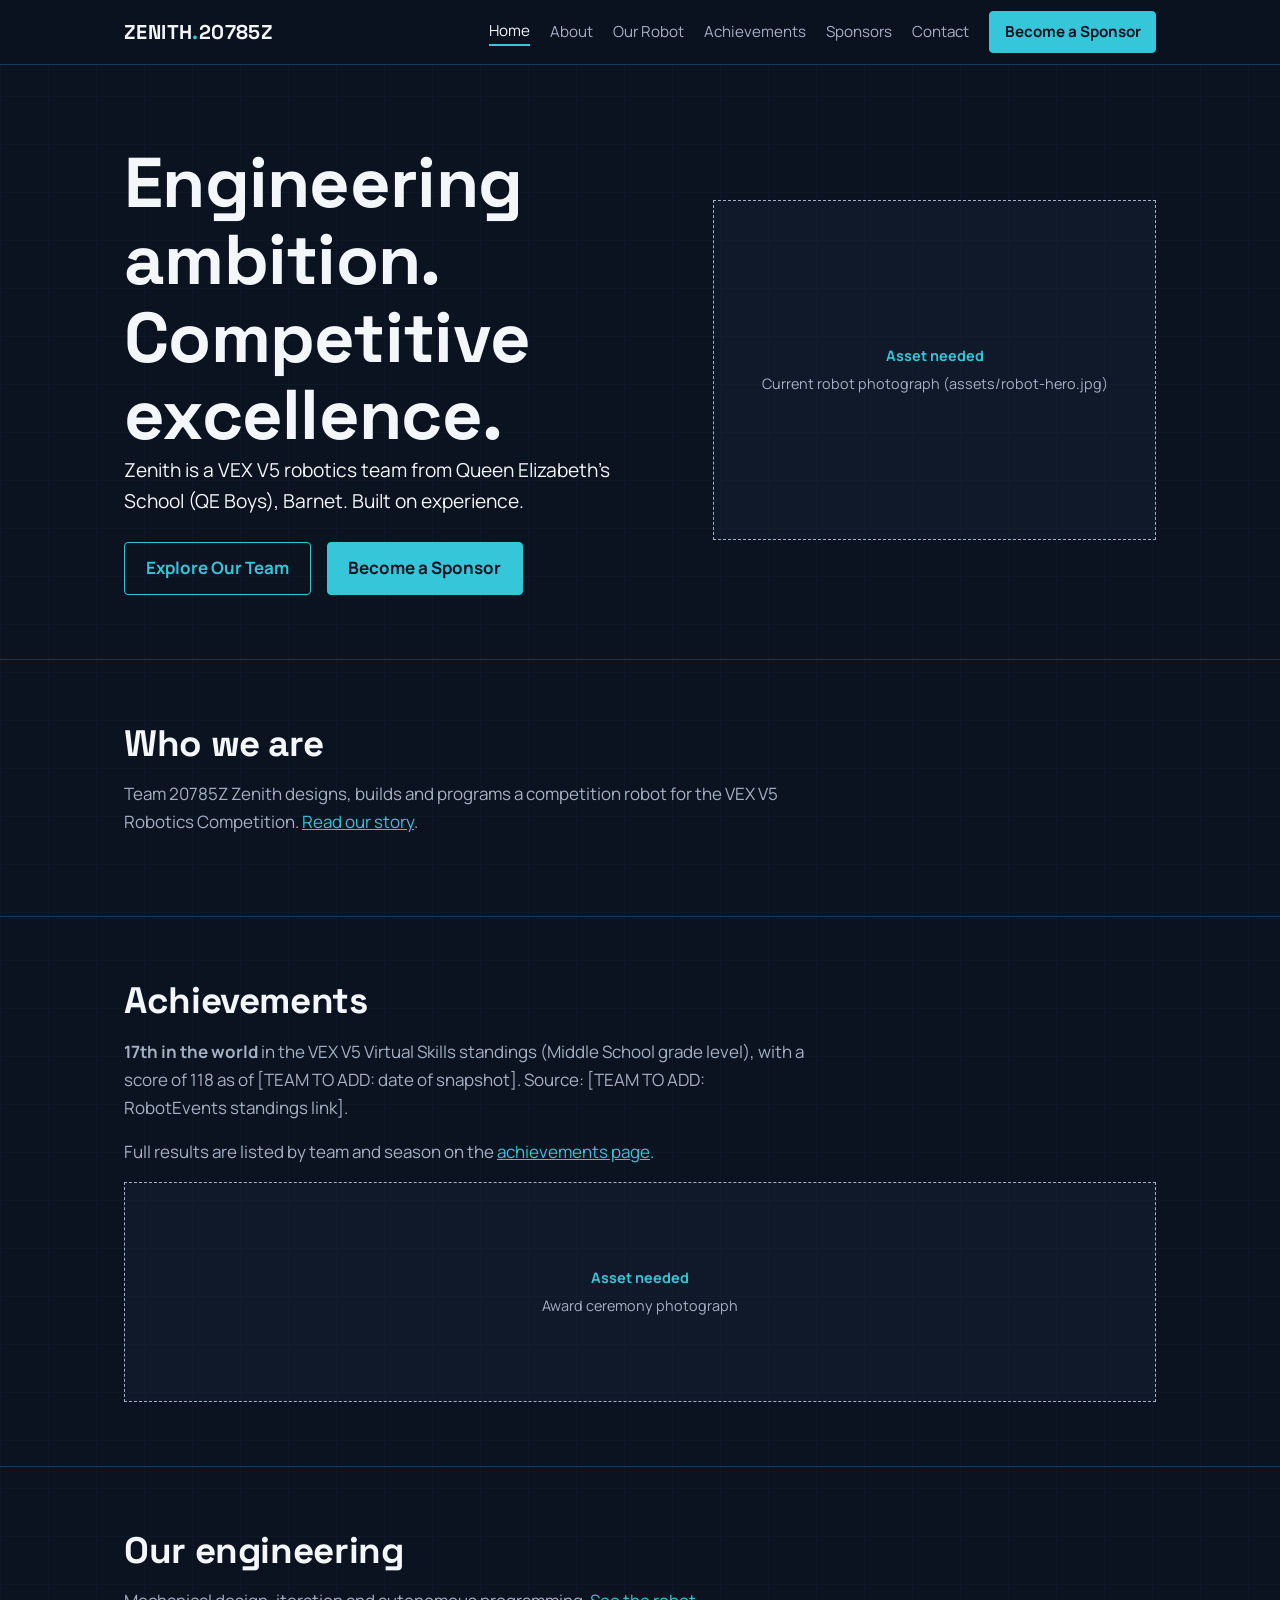
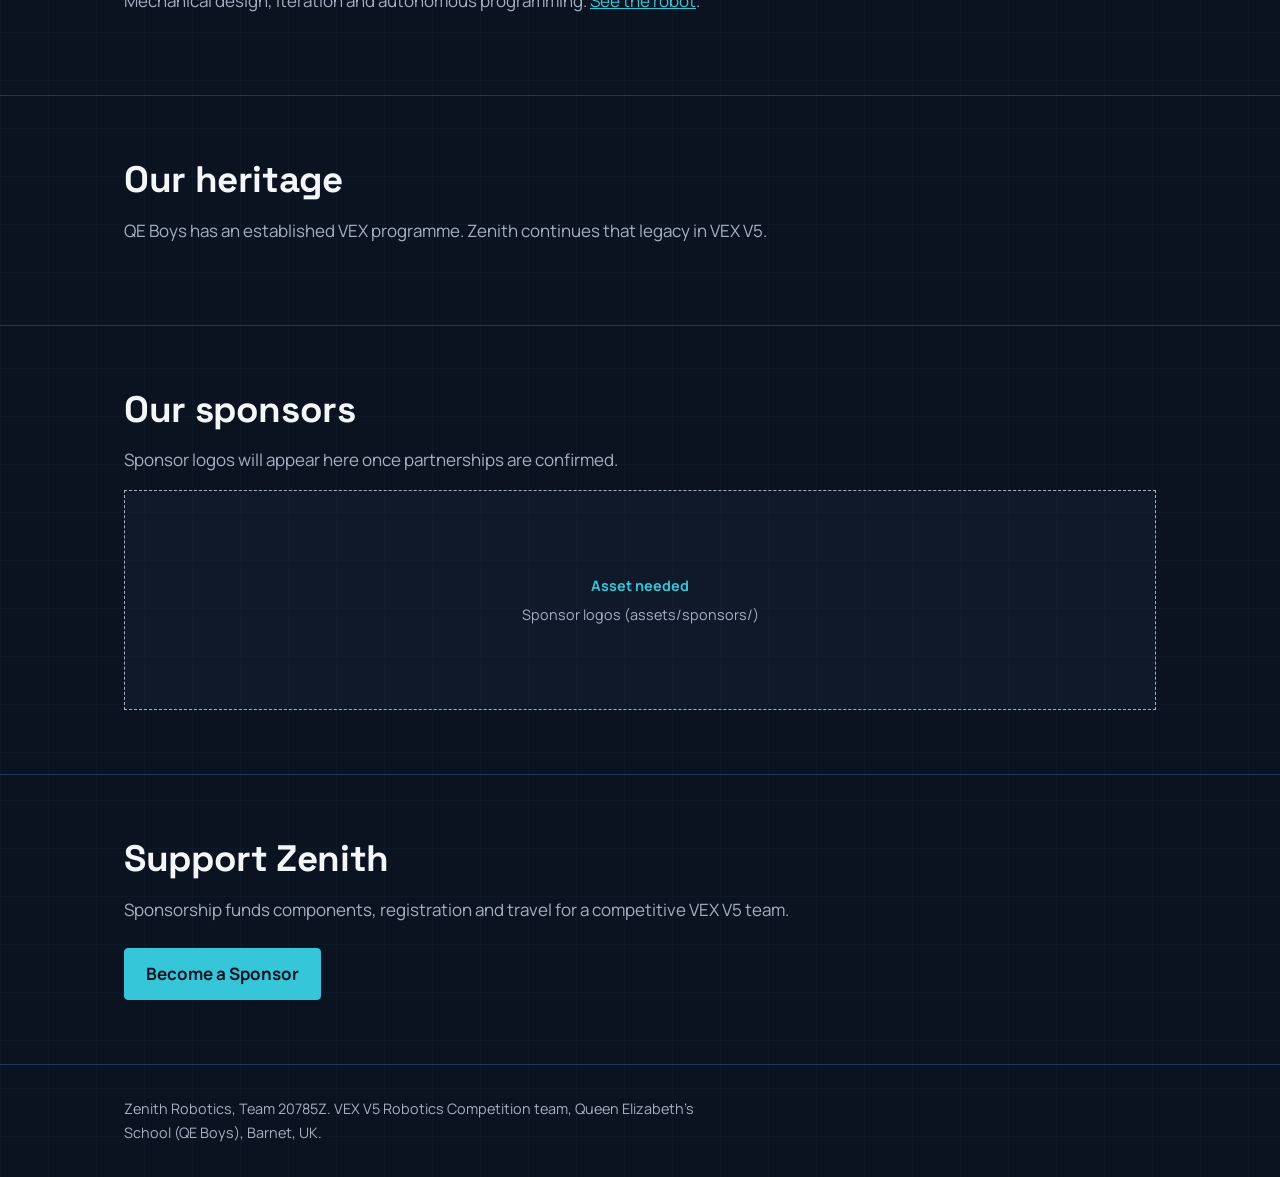
<file: index.html>
<!doctype html><html lang="en"><head><meta charset="utf-8"><meta name="viewport" content="width=device-width,initial-scale=1"><title>Home | Zenith Robotics 20785Z</title><meta name="description" content="Zenith (20785Z) is a VEX V5 robotics team from QE Boys, Barnet, seeking sponsors and partners."><link rel="preconnect" href="https://fonts.googleapis.com"><link rel="preconnect" href="https://fonts.gstatic.com" crossorigin><link href="https://fonts.googleapis.com/css2?family=Manrope:wght@400;700&family=Space+Grotesk:wght@500;700&display=swap" rel="stylesheet"><link rel="stylesheet" href="style.css"></head><body><header><div class="wrap"><a class="logo" href="index.html">ZENITH<b>.</b>20785Z</a><button id="t" aria-expanded="false" aria-controls="nav">Menu</button><nav id="nav" aria-label="Main"><a href="index.html" aria-current="page">Home</a><a href="about.html">About</a><a href="robot.html">Our Robot</a><a href="achievements.html">Achievements</a><a href="sponsors.html">Sponsors</a><a href="contact.html">Contact</a><a class="btn" href="sponsors.html#enquire">Become a Sponsor</a></nav></div></header><main><section class="hero"><div class="wrap row"><div><h1>Engineering ambition. Competitive excellence.</h1><p class="lead">Zenith is a VEX V5 robotics team from Queen Elizabeth's School (QE Boys), Barnet. Built on experience.</p><div class="cta"><a class="btn" href="about.html">Explore Our Team</a><a class="btn fill" href="sponsors.html#enquire">Become a Sponsor</a></div></div><div class="ph" role="img" aria-label="Placeholder image: Current robot photograph (assets/robot-hero.jpg)"><span>Asset needed</span>Current robot photograph (assets/robot-hero.jpg)</div></div></section>
<section class="rv"><div class="wrap"><h2>Who we are</h2><p>Team 20785Z Zenith designs, builds and programs a competition robot for the VEX V5 Robotics Competition. <a href='about.html'>Read our story</a>.</p></div></section>
<section class="rv"><div class="wrap"><h2>Achievements</h2><p><strong>17th in the world</strong> in the VEX V5 Virtual Skills standings (Middle School grade level), with a score of 118 as of [TEAM TO ADD: date of snapshot]. Source: [TEAM TO ADD: RobotEvents standings link].</p><p>Full results are listed by team and season on the <a href='achievements.html'>achievements page</a>.</p><div class="ph" role="img" aria-label="Placeholder image: Award ceremony photograph"><span>Asset needed</span>Award ceremony photograph</div></div></section>
<section class="rv"><div class="wrap"><h2>Our engineering</h2><p>Mechanical design, iteration and autonomous programming. <a href='robot.html'>See the robot</a>.</p></div></section>
<section class="rv"><div class="wrap"><h2>Our heritage</h2><p>QE Boys has an established VEX programme. Zenith continues that legacy in VEX V5.</p></div></section>
<section class="rv"><div class="wrap"><h2>Our sponsors</h2><p>Sponsor logos will appear here once partnerships are confirmed.</p><div class="ph" role="img" aria-label="Placeholder image: Sponsor logos (assets/sponsors/)"><span>Asset needed</span>Sponsor logos (assets/sponsors/)</div></div></section>
<section class="rv"><div class="wrap"><h2>Support Zenith</h2><p>Sponsorship funds components, registration and travel for a competitive VEX V5 team.</p><div class="cta"><a class="btn fill" href="sponsors.html#enquire">Become a Sponsor</a></div></div></section></main><footer><div class="wrap"><p>Zenith Robotics, Team 20785Z. VEX V5 Robotics Competition team, Queen Elizabeth's School (QE Boys), Barnet, UK.</p></div></footer><script src="main.js"></script></body></html>
</file>
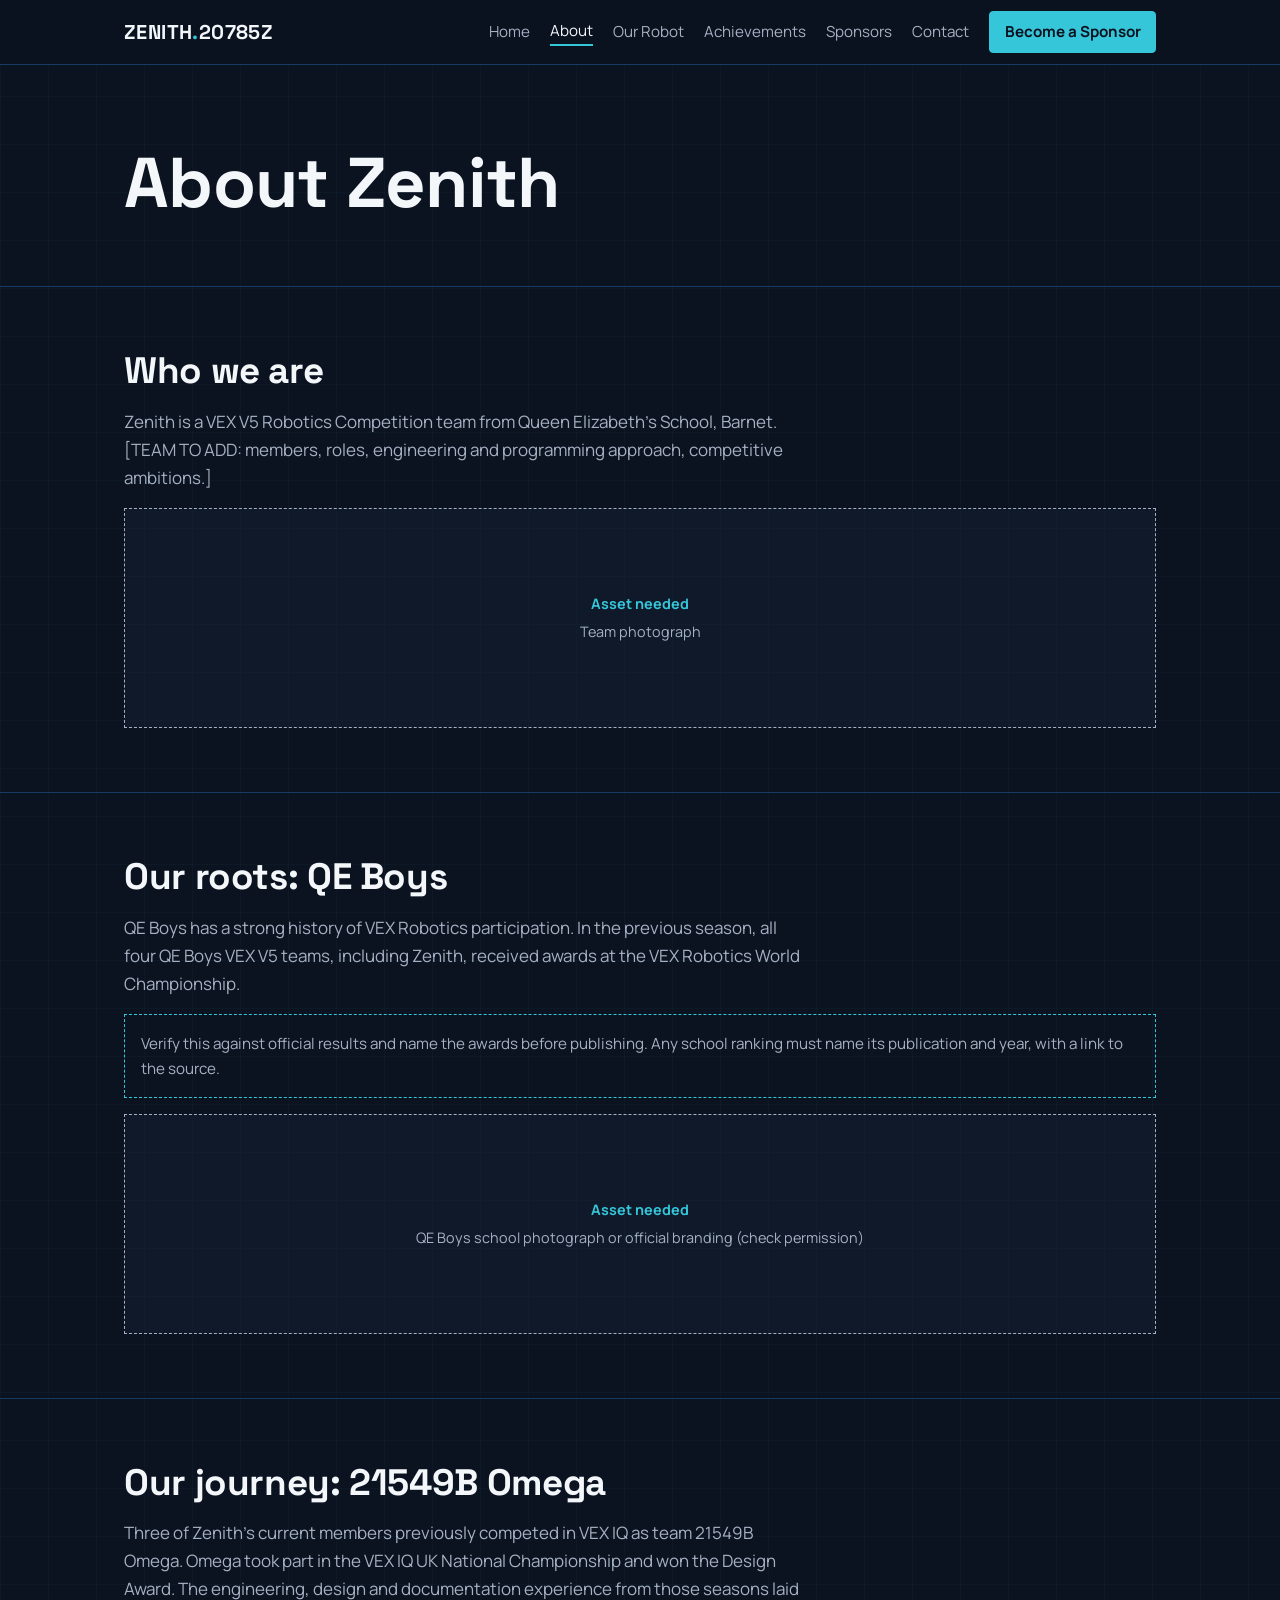
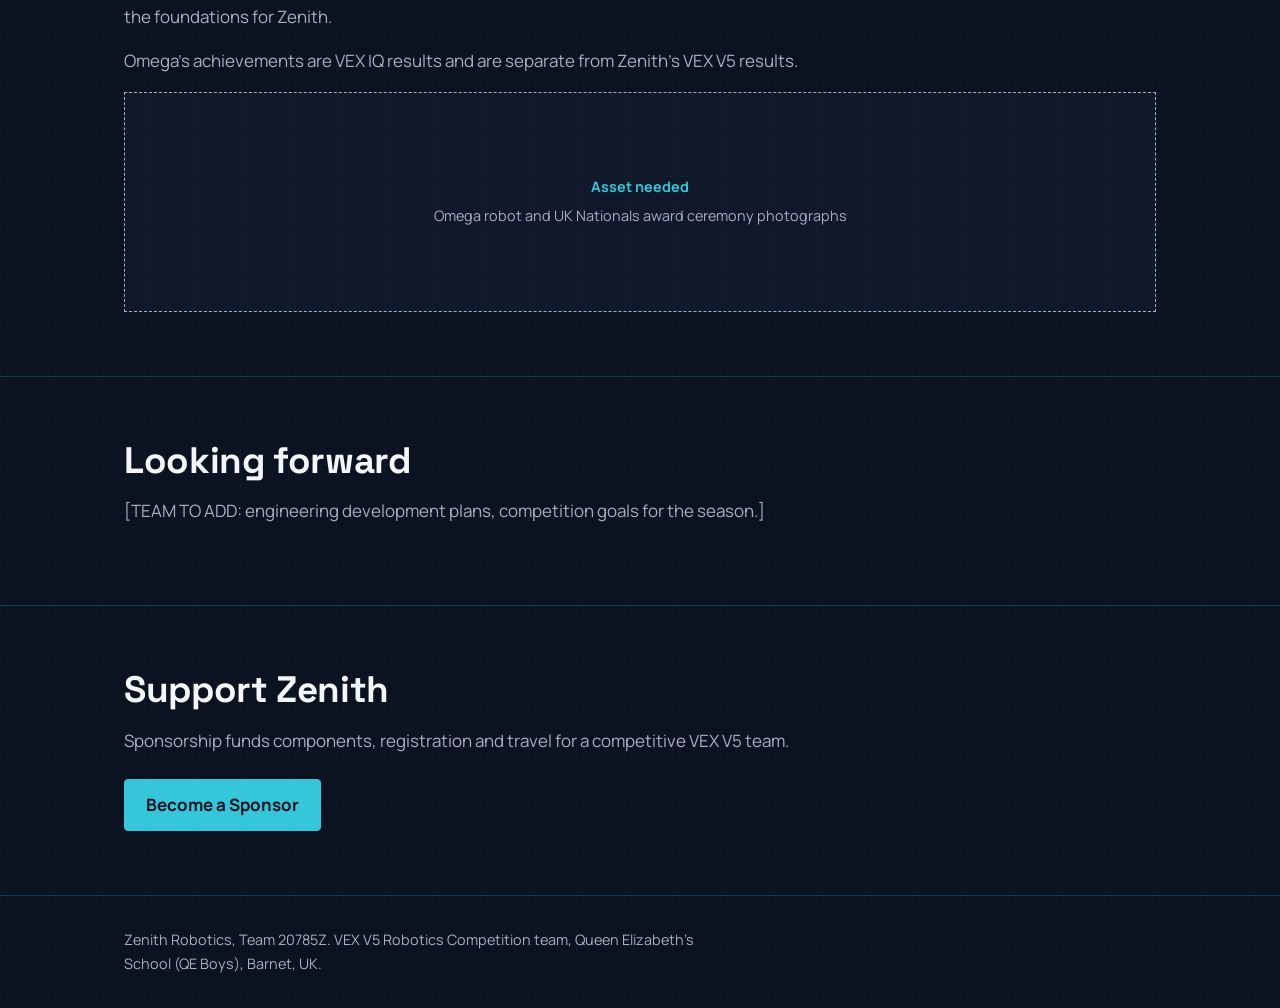
<file: about.html>
<!doctype html><html lang="en"><head><meta charset="utf-8"><meta name="viewport" content="width=device-width,initial-scale=1"><title>About | Zenith Robotics 20785Z</title><meta name="description" content="The story of Zenith 20785Z: our team and our QE Boys roots."><link rel="preconnect" href="https://fonts.googleapis.com"><link rel="preconnect" href="https://fonts.gstatic.com" crossorigin><link href="https://fonts.googleapis.com/css2?family=Manrope:wght@400;700&family=Space+Grotesk:wght@500;700&display=swap" rel="stylesheet"><link rel="stylesheet" href="style.css"></head><body><header><div class="wrap"><a class="logo" href="index.html">ZENITH<b>.</b>20785Z</a><button id="t" aria-expanded="false" aria-controls="nav">Menu</button><nav id="nav" aria-label="Main"><a href="index.html">Home</a><a href="about.html" aria-current="page">About</a><a href="robot.html">Our Robot</a><a href="achievements.html">Achievements</a><a href="sponsors.html">Sponsors</a><a href="contact.html">Contact</a><a class="btn" href="sponsors.html#enquire">Become a Sponsor</a></nav></div></header><main><section class="hero"><div class="wrap"><h1>About Zenith</h1></div></section>
<section class="rv"><div class="wrap"><h2>Who we are</h2><p>Zenith is a VEX V5 Robotics Competition team from Queen Elizabeth's School, Barnet. [TEAM TO ADD: members, roles, engineering and programming approach, competitive ambitions.]</p><div class="ph" role="img" aria-label="Placeholder image: Team photograph"><span>Asset needed</span>Team photograph</div></div></section>
<section class="rv"><div class="wrap"><h2>Our roots: QE Boys</h2><p>QE Boys has a strong history of VEX Robotics participation. In the previous season, all four QE Boys VEX V5 teams, including Zenith, received awards at the VEX Robotics World Championship.</p><div class='note'>Verify this against official results and name the awards before publishing. Any school ranking must name its publication and year, with a link to the source.</div><div class="ph" role="img" aria-label="Placeholder image: QE Boys school photograph or official branding (check permission)"><span>Asset needed</span>QE Boys school photograph or official branding (check permission)</div></div></section>
<section class="rv"><div class="wrap"><h2>Our journey: 21549B Omega</h2><p>Three of Zenith's current members previously competed in VEX IQ as team 21549B Omega. Omega took part in the VEX IQ UK National Championship and won the Design Award. The engineering, design and documentation experience from those seasons laid the foundations for Zenith.</p><p>Omega's achievements are VEX IQ results and are separate from Zenith's VEX V5 results.</p><div class="ph" role="img" aria-label="Placeholder image: Omega robot and UK Nationals award ceremony photographs"><span>Asset needed</span>Omega robot and UK Nationals award ceremony photographs</div></div></section>
<section class="rv"><div class="wrap"><h2>Looking forward</h2><p>[TEAM TO ADD: engineering development plans, competition goals for the season.]</p></div></section>
<section class="rv"><div class="wrap"><h2>Support Zenith</h2><p>Sponsorship funds components, registration and travel for a competitive VEX V5 team.</p><div class="cta"><a class="btn fill" href="sponsors.html#enquire">Become a Sponsor</a></div></div></section></main><footer><div class="wrap"><p>Zenith Robotics, Team 20785Z. VEX V5 Robotics Competition team, Queen Elizabeth's School (QE Boys), Barnet, UK.</p></div></footer><script src="main.js"></script></body></html>
</file>
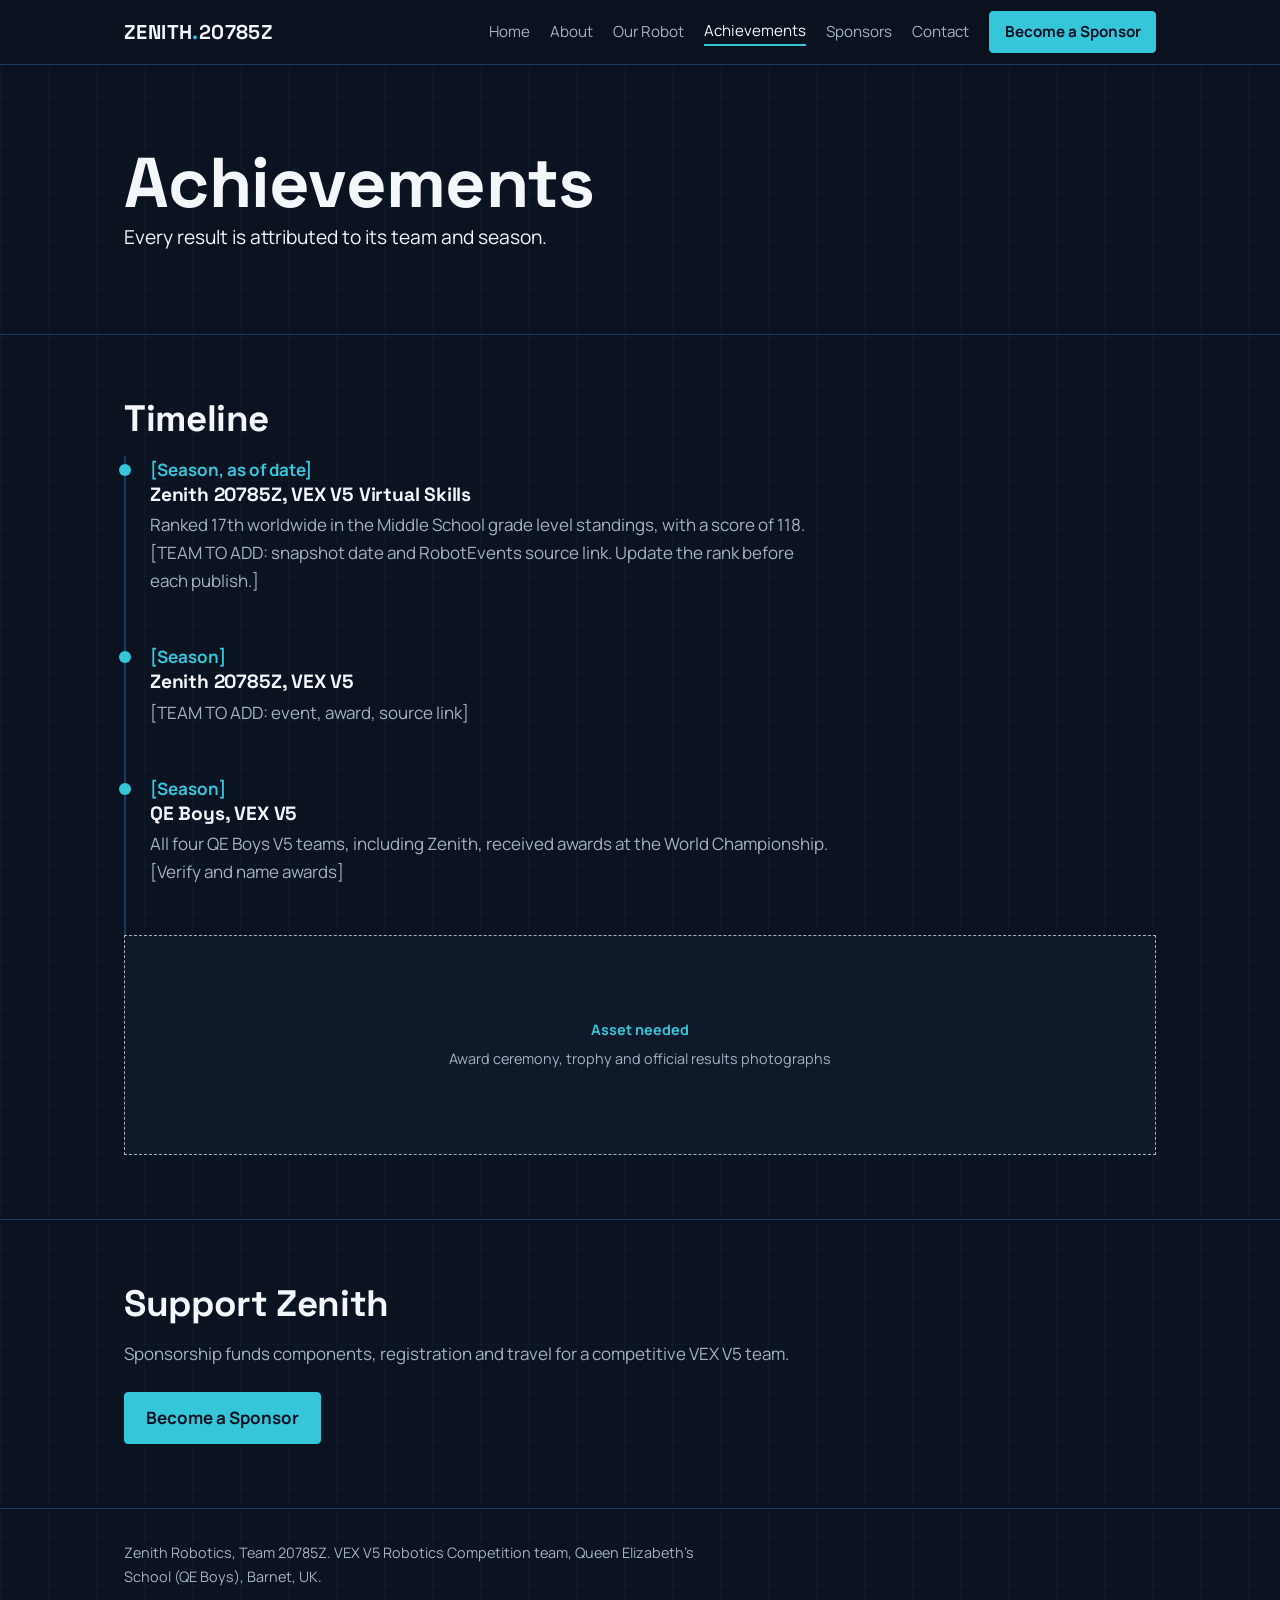
<file: achievements.html>
<!doctype html><html lang="en"><head><meta charset="utf-8"><meta name="viewport" content="width=device-width,initial-scale=1"><title>Achievements | Zenith Robotics 20785Z</title><meta name="description" content="Zenith and QE Boys VEX competition results, by team and season."><link rel="preconnect" href="https://fonts.googleapis.com"><link rel="preconnect" href="https://fonts.gstatic.com" crossorigin><link href="https://fonts.googleapis.com/css2?family=Manrope:wght@400;700&family=Space+Grotesk:wght@500;700&display=swap" rel="stylesheet"><link rel="stylesheet" href="style.css"></head><body><header><div class="wrap"><a class="logo" href="index.html">ZENITH<b>.</b>20785Z</a><button id="t" aria-expanded="false" aria-controls="nav">Menu</button><nav id="nav" aria-label="Main"><a href="index.html">Home</a><a href="about.html">About</a><a href="robot.html">Our Robot</a><a href="achievements.html" aria-current="page">Achievements</a><a href="sponsors.html">Sponsors</a><a href="contact.html">Contact</a><a class="btn" href="sponsors.html#enquire">Become a Sponsor</a></nav></div></header><main><section class="hero"><div class="wrap"><h1>Achievements</h1><p class="lead">Every result is attributed to its team and season.</p></div></section>
<section class="rv"><div class="wrap"><h2>Timeline</h2><ol class="tl"><li><time>[Season, as of date]</time><h3>Zenith 20785Z, VEX V5 Virtual Skills</h3><p>Ranked 17th worldwide in the Middle School grade level standings, with a score of 118. [TEAM TO ADD: snapshot date and RobotEvents source link. Update the rank before each publish.]</p></li><li><time>[Season]</time><h3>Zenith 20785Z, VEX V5</h3><p>[TEAM TO ADD: event, award, source link]</p></li><li><time>[Season]</time><h3>QE Boys, VEX V5</h3><p>All four QE Boys V5 teams, including Zenith, received awards at the World Championship. [Verify and name awards]</p></li></ol><div class="ph" role="img" aria-label="Placeholder image: Award ceremony, trophy and official results photographs"><span>Asset needed</span>Award ceremony, trophy and official results photographs</div></div></section>
<section class="rv"><div class="wrap"><h2>Support Zenith</h2><p>Sponsorship funds components, registration and travel for a competitive VEX V5 team.</p><div class="cta"><a class="btn fill" href="sponsors.html#enquire">Become a Sponsor</a></div></div></section></main><footer><div class="wrap"><p>Zenith Robotics, Team 20785Z. VEX V5 Robotics Competition team, Queen Elizabeth's School (QE Boys), Barnet, UK.</p></div></footer><script src="main.js"></script></body></html>
</file>
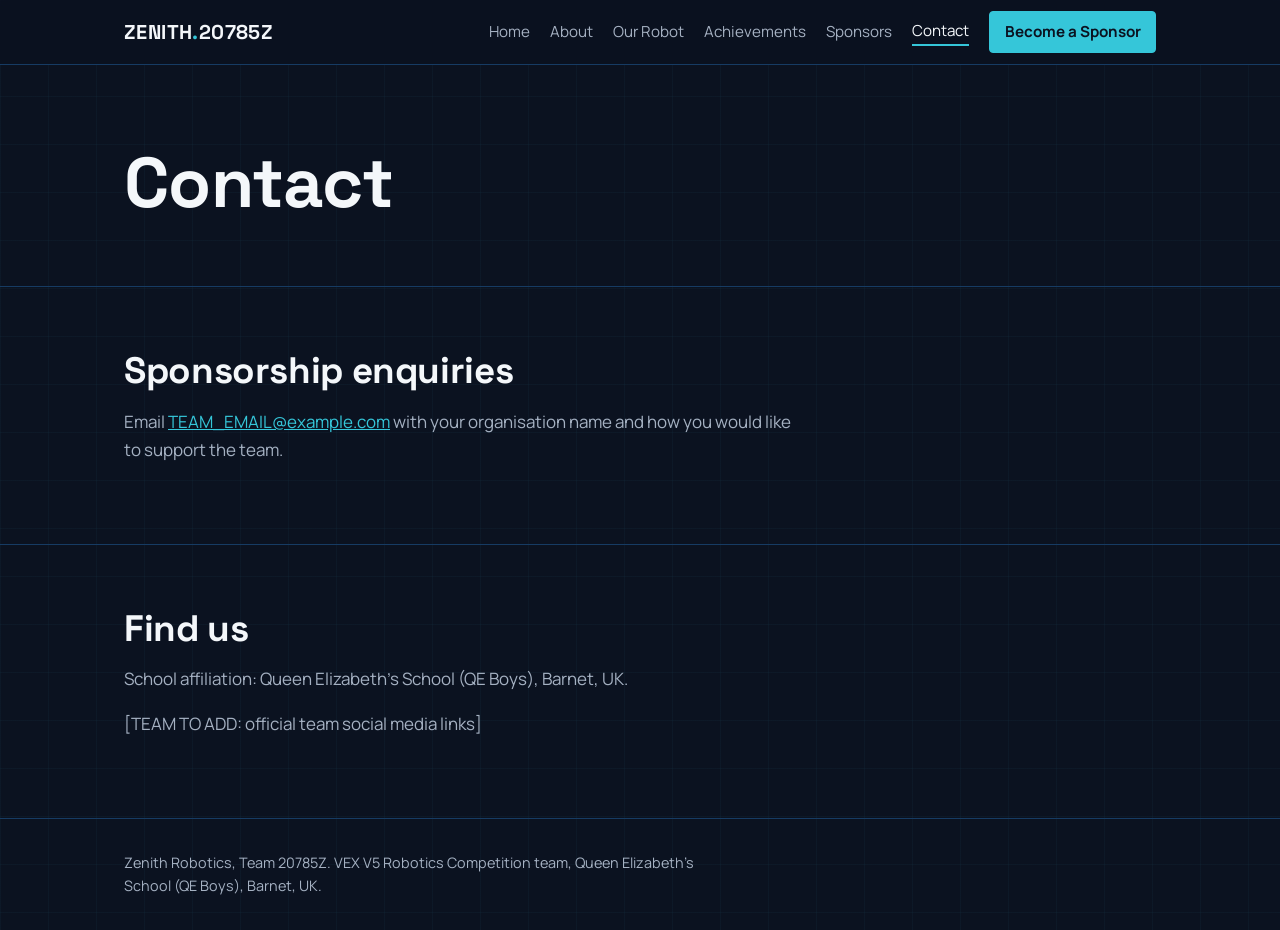
<file: contact.html>
<!doctype html><html lang="en"><head><meta charset="utf-8"><meta name="viewport" content="width=device-width,initial-scale=1"><title>Contact | Zenith Robotics 20785Z</title><meta name="description" content="Contact Zenith 20785Z about sponsorship and partnerships."><link rel="preconnect" href="https://fonts.googleapis.com"><link rel="preconnect" href="https://fonts.gstatic.com" crossorigin><link href="https://fonts.googleapis.com/css2?family=Manrope:wght@400;700&family=Space+Grotesk:wght@500;700&display=swap" rel="stylesheet"><link rel="stylesheet" href="style.css"></head><body><header><div class="wrap"><a class="logo" href="index.html">ZENITH<b>.</b>20785Z</a><button id="t" aria-expanded="false" aria-controls="nav">Menu</button><nav id="nav" aria-label="Main"><a href="index.html">Home</a><a href="about.html">About</a><a href="robot.html">Our Robot</a><a href="achievements.html">Achievements</a><a href="sponsors.html">Sponsors</a><a href="contact.html" aria-current="page">Contact</a><a class="btn" href="sponsors.html#enquire">Become a Sponsor</a></nav></div></header><main><section class="hero"><div class="wrap"><h1>Contact</h1></div></section>
<section class="rv"><div class="wrap"><h2>Sponsorship enquiries</h2><p>Email <a href="mailto:TEAM_EMAIL@example.com">TEAM_EMAIL@example.com</a> with your organisation name and how you would like to support the team.</p></div></section>
<section class="rv"><div class="wrap"><h2>Find us</h2><p>School affiliation: Queen Elizabeth's School (QE Boys), Barnet, UK.</p><p>[TEAM TO ADD: official team social media links]</p></div></section></main><footer><div class="wrap"><p>Zenith Robotics, Team 20785Z. VEX V5 Robotics Competition team, Queen Elizabeth's School (QE Boys), Barnet, UK.</p></div></footer><script src="main.js"></script></body></html>
</file>
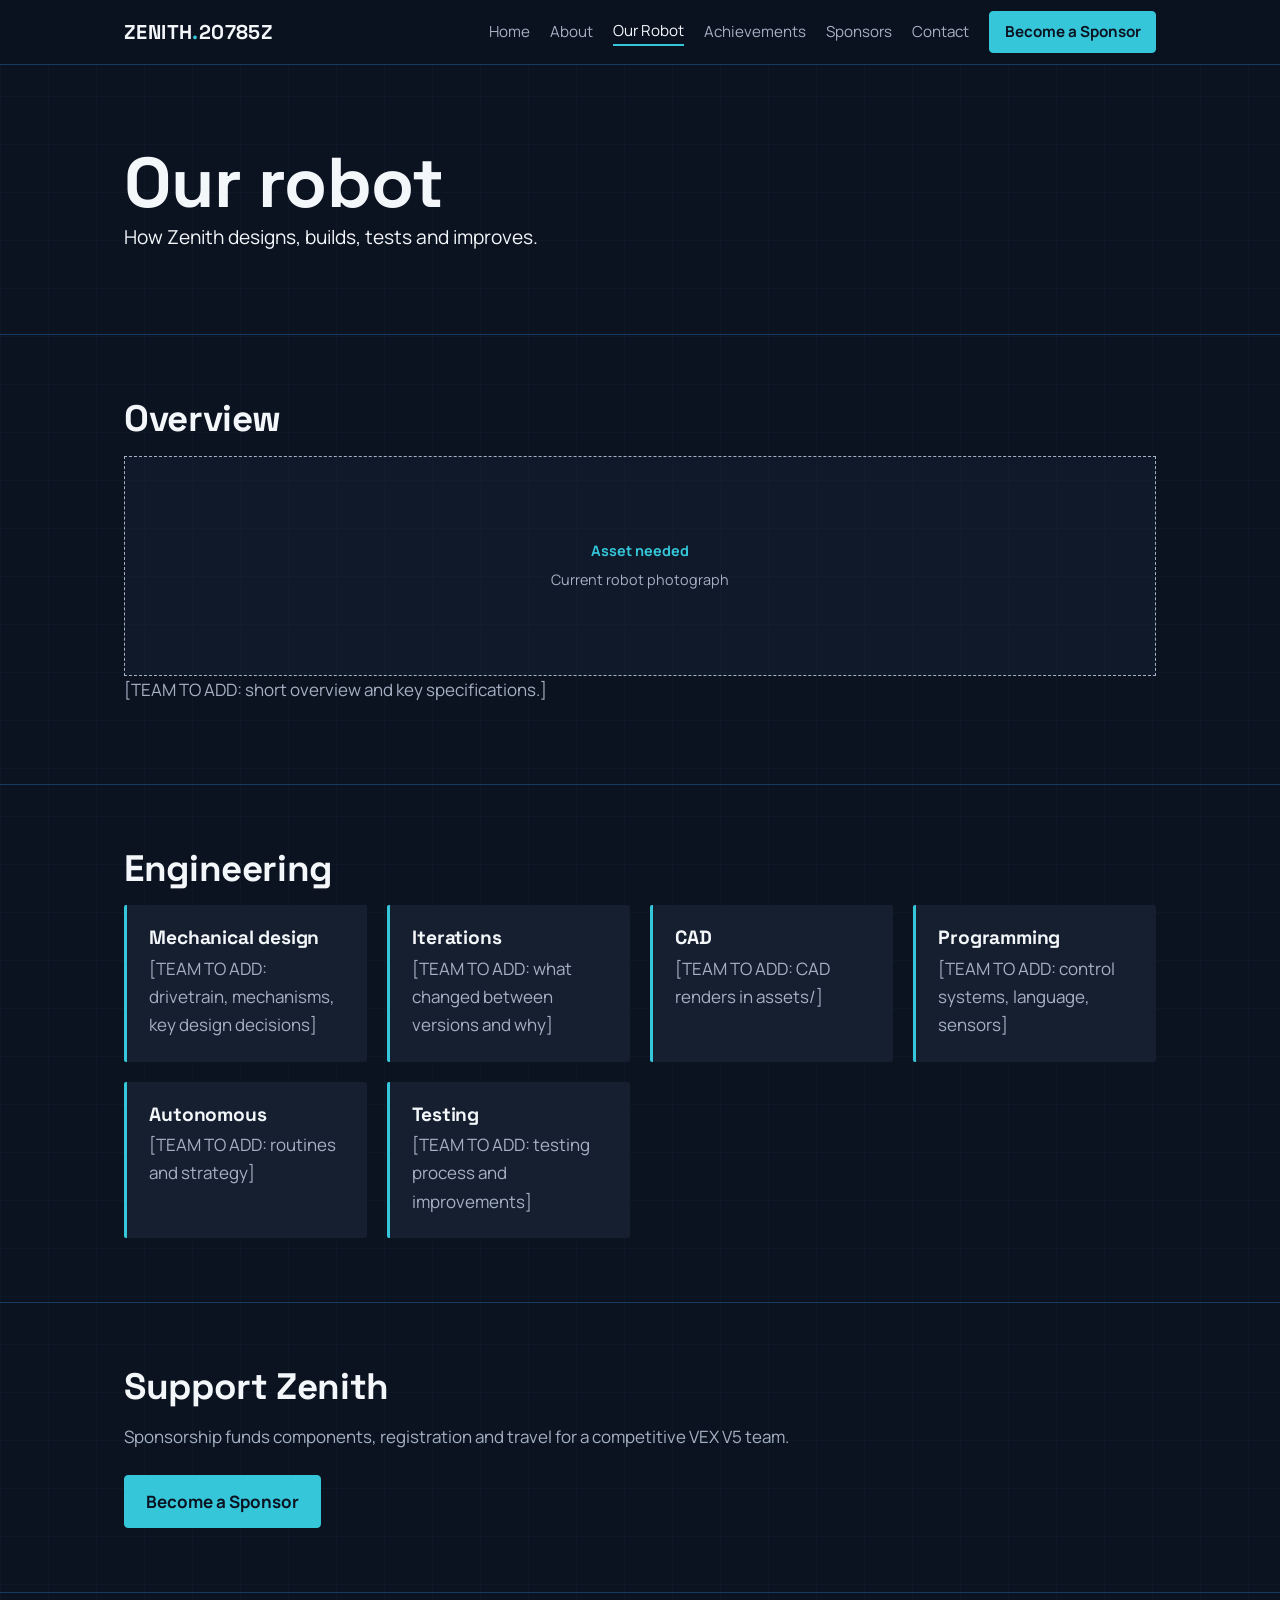
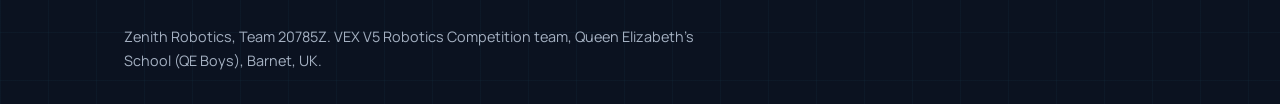
<file: robot.html>
<!doctype html><html lang="en"><head><meta charset="utf-8"><meta name="viewport" content="width=device-width,initial-scale=1"><title>Our Robot | Zenith Robotics 20785Z</title><meta name="description" content="Zenith's VEX V5 robot: design, mechanisms, programming and engineering decisions."><link rel="preconnect" href="https://fonts.googleapis.com"><link rel="preconnect" href="https://fonts.gstatic.com" crossorigin><link href="https://fonts.googleapis.com/css2?family=Manrope:wght@400;700&family=Space+Grotesk:wght@500;700&display=swap" rel="stylesheet"><link rel="stylesheet" href="style.css"></head><body><header><div class="wrap"><a class="logo" href="index.html">ZENITH<b>.</b>20785Z</a><button id="t" aria-expanded="false" aria-controls="nav">Menu</button><nav id="nav" aria-label="Main"><a href="index.html">Home</a><a href="about.html">About</a><a href="robot.html" aria-current="page">Our Robot</a><a href="achievements.html">Achievements</a><a href="sponsors.html">Sponsors</a><a href="contact.html">Contact</a><a class="btn" href="sponsors.html#enquire">Become a Sponsor</a></nav></div></header><main><section class="hero"><div class="wrap"><h1>Our robot</h1><p class="lead">How Zenith designs, builds, tests and improves.</p></div></section>
<section class="rv"><div class="wrap"><h2>Overview</h2><div class="ph" role="img" aria-label="Placeholder image: Current robot photograph"><span>Asset needed</span>Current robot photograph</div><p>[TEAM TO ADD: short overview and key specifications.]</p></div></section>
<section class="rv"><div class="wrap"><h2>Engineering</h2><div class="grid"><div class="card"><h3>Mechanical design</h3><p>[TEAM TO ADD: drivetrain, mechanisms, key design decisions]</p></div><div class="card"><h3>Iterations</h3><p>[TEAM TO ADD: what changed between versions and why]</p></div><div class="card"><h3>CAD</h3><p>[TEAM TO ADD: CAD renders in assets/]</p></div><div class="card"><h3>Programming</h3><p>[TEAM TO ADD: control systems, language, sensors]</p></div><div class="card"><h3>Autonomous</h3><p>[TEAM TO ADD: routines and strategy]</p></div><div class="card"><h3>Testing</h3><p>[TEAM TO ADD: testing process and improvements]</p></div></div></div></section>
<section class="rv"><div class="wrap"><h2>Support Zenith</h2><p>Sponsorship funds components, registration and travel for a competitive VEX V5 team.</p><div class="cta"><a class="btn fill" href="sponsors.html#enquire">Become a Sponsor</a></div></div></section></main><footer><div class="wrap"><p>Zenith Robotics, Team 20785Z. VEX V5 Robotics Competition team, Queen Elizabeth's School (QE Boys), Barnet, UK.</p></div></footer><script src="main.js"></script></body></html>
</file>
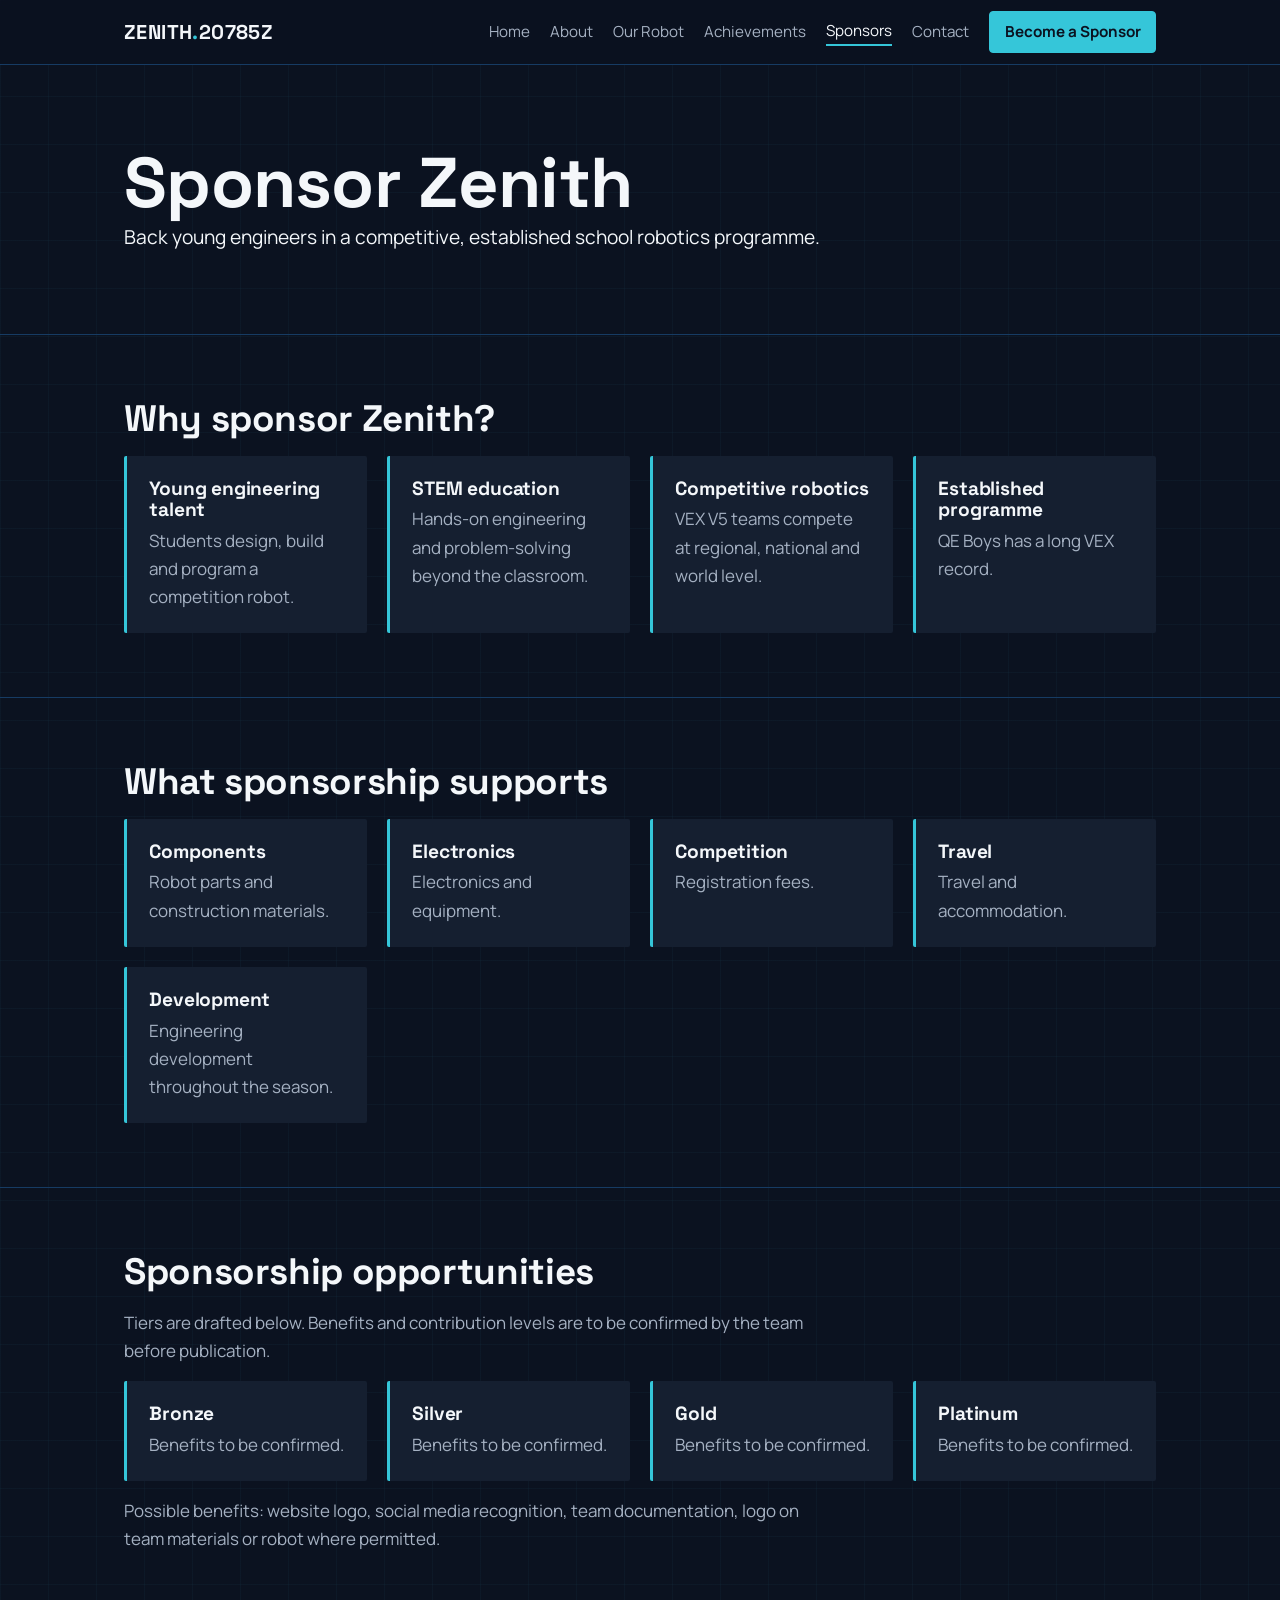
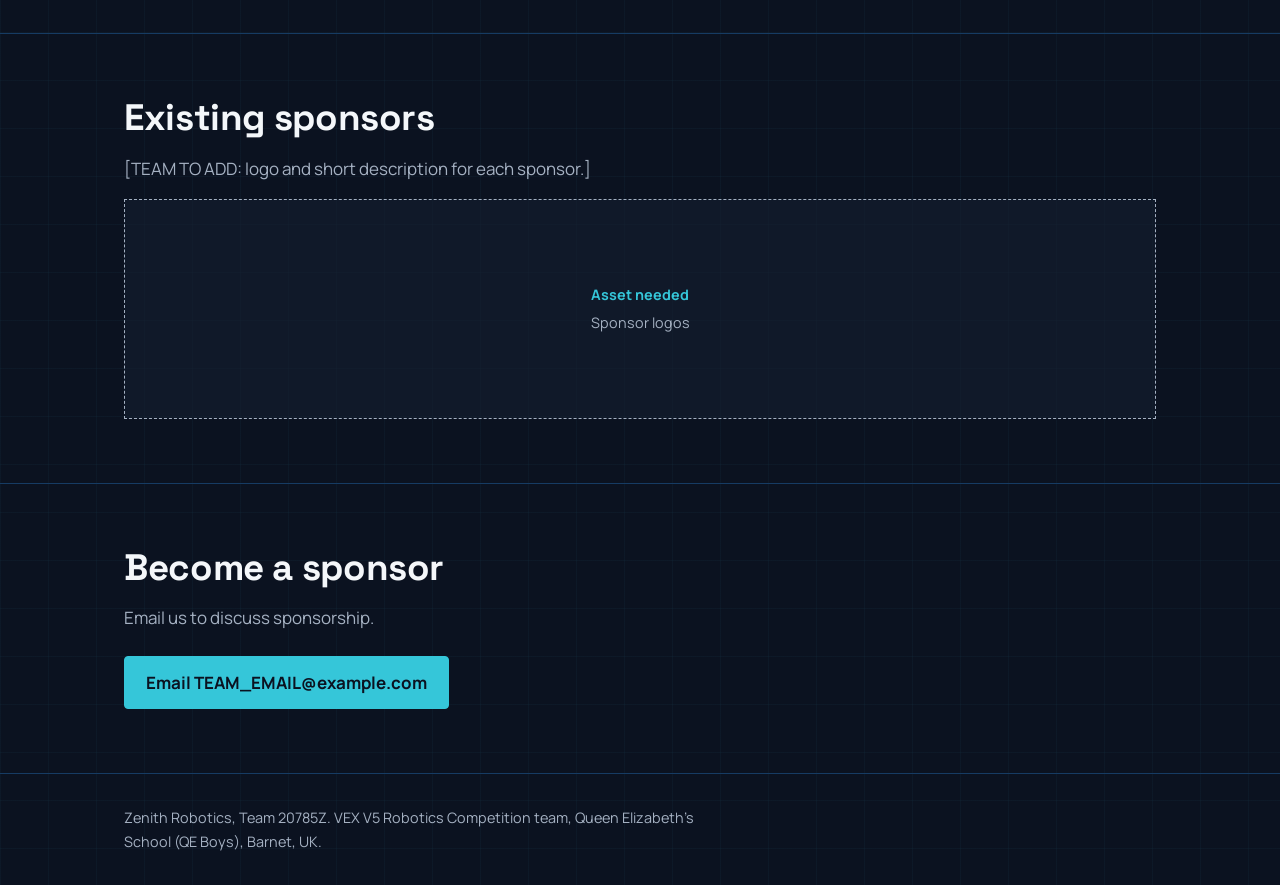
<file: sponsors.html>
<!doctype html><html lang="en"><head><meta charset="utf-8"><meta name="viewport" content="width=device-width,initial-scale=1"><title>Sponsors | Zenith Robotics 20785Z</title><meta name="description" content="Sponsor Zenith 20785Z and support young engineering talent through VEX robotics."><link rel="preconnect" href="https://fonts.googleapis.com"><link rel="preconnect" href="https://fonts.gstatic.com" crossorigin><link href="https://fonts.googleapis.com/css2?family=Manrope:wght@400;700&family=Space+Grotesk:wght@500;700&display=swap" rel="stylesheet"><link rel="stylesheet" href="style.css"></head><body><header><div class="wrap"><a class="logo" href="index.html">ZENITH<b>.</b>20785Z</a><button id="t" aria-expanded="false" aria-controls="nav">Menu</button><nav id="nav" aria-label="Main"><a href="index.html">Home</a><a href="about.html">About</a><a href="robot.html">Our Robot</a><a href="achievements.html">Achievements</a><a href="sponsors.html" aria-current="page">Sponsors</a><a href="contact.html">Contact</a><a class="btn" href="sponsors.html#enquire">Become a Sponsor</a></nav></div></header><main><section class="hero"><div class="wrap"><h1>Sponsor Zenith</h1><p class="lead">Back young engineers in a competitive, established school robotics programme.</p></div></section>
<section class="rv"><div class="wrap"><h2>Why sponsor Zenith?</h2><div class="grid"><div class="card"><h3>Young engineering talent</h3><p>Students design, build and program a competition robot.</p></div><div class="card"><h3>STEM education</h3><p>Hands-on engineering and problem-solving beyond the classroom.</p></div><div class="card"><h3>Competitive robotics</h3><p>VEX V5 teams compete at regional, national and world level.</p></div><div class="card"><h3>Established programme</h3><p>QE Boys has a long VEX record.</p></div></div></div></section>
<section class="rv"><div class="wrap"><h2>What sponsorship supports</h2><div class="grid"><div class="card"><h3>Components</h3><p>Robot parts and construction materials.</p></div><div class="card"><h3>Electronics</h3><p>Electronics and equipment.</p></div><div class="card"><h3>Competition</h3><p>Registration fees.</p></div><div class="card"><h3>Travel</h3><p>Travel and accommodation.</p></div><div class="card"><h3>Development</h3><p>Engineering development throughout the season.</p></div></div></div></section>
<section class="rv"><div class="wrap"><h2>Sponsorship opportunities</h2><p>Tiers are drafted below. Benefits and contribution levels are to be confirmed by the team before publication.</p><div class="grid"><div class="card"><h3>Bronze</h3><p>Benefits to be confirmed.</p></div><div class="card"><h3>Silver</h3><p>Benefits to be confirmed.</p></div><div class="card"><h3>Gold</h3><p>Benefits to be confirmed.</p></div><div class="card"><h3>Platinum</h3><p>Benefits to be confirmed.</p></div></div><p style='margin-top:1rem'>Possible benefits: website logo, social media recognition, team documentation, logo on team materials or robot where permitted.</p></div></section>
<section class="rv"><div class="wrap"><h2>Existing sponsors</h2><p>[TEAM TO ADD: logo and short description for each sponsor.]</p><div class="ph" role="img" aria-label="Placeholder image: Sponsor logos"><span>Asset needed</span>Sponsor logos</div></div></section>
<section id="enquire" class="rv"><div class="wrap"><h2>Become a sponsor</h2><p>Email us to discuss sponsorship.</p><div class="cta"><a class="btn fill" href="mailto:TEAM_EMAIL@example.com?subject=Zenith%20sponsorship%20enquiry">Email TEAM_EMAIL@example.com</a></div></div></section></main><footer><div class="wrap"><p>Zenith Robotics, Team 20785Z. VEX V5 Robotics Competition team, Queen Elizabeth's School (QE Boys), Barnet, UK.</p></div></footer><script src="main.js"></script></body></html>
</file>
<file: style.css>
:root{--bg:#0B1220;--card:#151F30;--cy:#35C6D9;--tx:#F4F7FA;--mu:#A5B1C2;--bl:#163B63}
*{box-sizing:border-box;margin:0}
html{scroll-behavior:smooth}
body{background:var(--bg);color:var(--tx);font:400 1.0625rem/1.65 Manrope,Inter,system-ui,sans-serif;background-image:linear-gradient(rgba(53,198,217,.04) 1px,transparent 1px),linear-gradient(90deg,rgba(53,198,217,.04) 1px,transparent 1px);background-size:48px 48px}
a{color:var(--cy)}
:focus-visible{outline:2px solid var(--cy);outline-offset:3px}
.wrap{max-width:1080px;margin:0 auto;padding:0 1.5rem}
header{position:sticky;top:0;z-index:9;background:rgba(11,18,32,.92);backdrop-filter:blur(8px);border-bottom:1px solid var(--bl)}
header .wrap{display:flex;align-items:center;justify-content:space-between;gap:1rem;min-height:64px}
.logo{font:800 1.25rem "Space Grotesk",sans-serif;color:var(--tx);text-decoration:none;letter-spacing:.02em}
.logo b{color:var(--cy)}
nav{display:flex;align-items:center;gap:1.25rem}
nav a{color:var(--mu);text-decoration:none;font-size:.95rem}
nav a:hover,nav a[aria-current]{color:var(--tx)}
nav a[aria-current]{border-bottom:2px solid var(--cy)}
.btn{display:inline-block;padding:.7rem 1.3rem;border:1px solid var(--cy);color:var(--cy);text-decoration:none;font-weight:700;border-radius:4px}
.btn.fill,nav a.btn{background:var(--cy);color:var(--bg)}
nav a.btn{padding:.45rem .9rem;border-bottom:1px solid var(--cy)}
#t{display:none;background:none;border:1px solid var(--bl);color:var(--tx);padding:.4rem .7rem;border-radius:4px;font:inherit}
h1,h2,h3{font-family:"Space Grotesk",sans-serif;line-height:1.1;letter-spacing:-.01em}
h1{font-size:clamp(2.4rem,6vw,4.4rem);max-width:15ch}
h2{font-size:clamp(1.6rem,3.2vw,2.3rem);margin-bottom:1rem}
h3{font-size:1.2rem;margin-bottom:.4rem}
p{max-width:68ch;color:var(--mu);margin-bottom:1rem}
.lead{font-size:1.2rem;color:var(--tx)}
section{padding:4rem 0;border-top:1px solid var(--bl)}
.hero{padding:5rem 0 4rem;border:0}
.hero .row{display:grid;grid-template-columns:1.1fr .9fr;gap:3rem;align-items:center}
.cta{display:flex;gap:1rem;flex-wrap:wrap;margin-top:1.5rem}
.grid{display:grid;grid-template-columns:repeat(auto-fit,minmax(240px,1fr));gap:1.25rem}
.card{background:var(--card);border-left:3px solid var(--cy);padding:1.4rem;border-radius:2px}
.card p{margin:0}
.ph{display:flex;flex-direction:column;align-items:center;justify-content:center;gap:.3rem;min-height:220px;border:1px dashed var(--mu);color:var(--mu);text-align:center;padding:1rem;font-size:.9rem;background:rgba(21,31,48,.6)}
.ph span{color:var(--cy);font-weight:700}
.hero .ph{min-height:340px}
.tl{list-style:none;padding:0;border-left:2px solid var(--bl)}
.tl li{padding:0 0 2rem 1.5rem;position:relative}
.tl li:before{content:"";position:absolute;left:-7px;top:.5rem;width:12px;height:12px;background:var(--cy);border-radius:50%}
.tl time{color:var(--cy);font-weight:700}
.note{border:1px dashed var(--cy);padding:1rem;color:var(--mu);font-size:.95rem;margin:1rem 0}
footer{border-top:1px solid var(--bl);padding:2rem 0;color:var(--mu);font-size:.9rem}
footer p{margin:0}
.rv{opacity:0;transform:translateY(14px);transition:.6s}
.rv.on{opacity:1;transform:none}
@media(max-width:820px){
.hero .row{grid-template-columns:1fr}
#t{display:block}
nav{display:none;position:absolute;top:64px;left:0;right:0;flex-direction:column;align-items:flex-start;background:var(--bg);padding:1rem 1.5rem;border-bottom:1px solid var(--bl)}
nav.open{display:flex}}
@media(prefers-reduced-motion:reduce){html{scroll-behavior:auto}.rv{opacity:1;transform:none;transition:none}}
</file>
